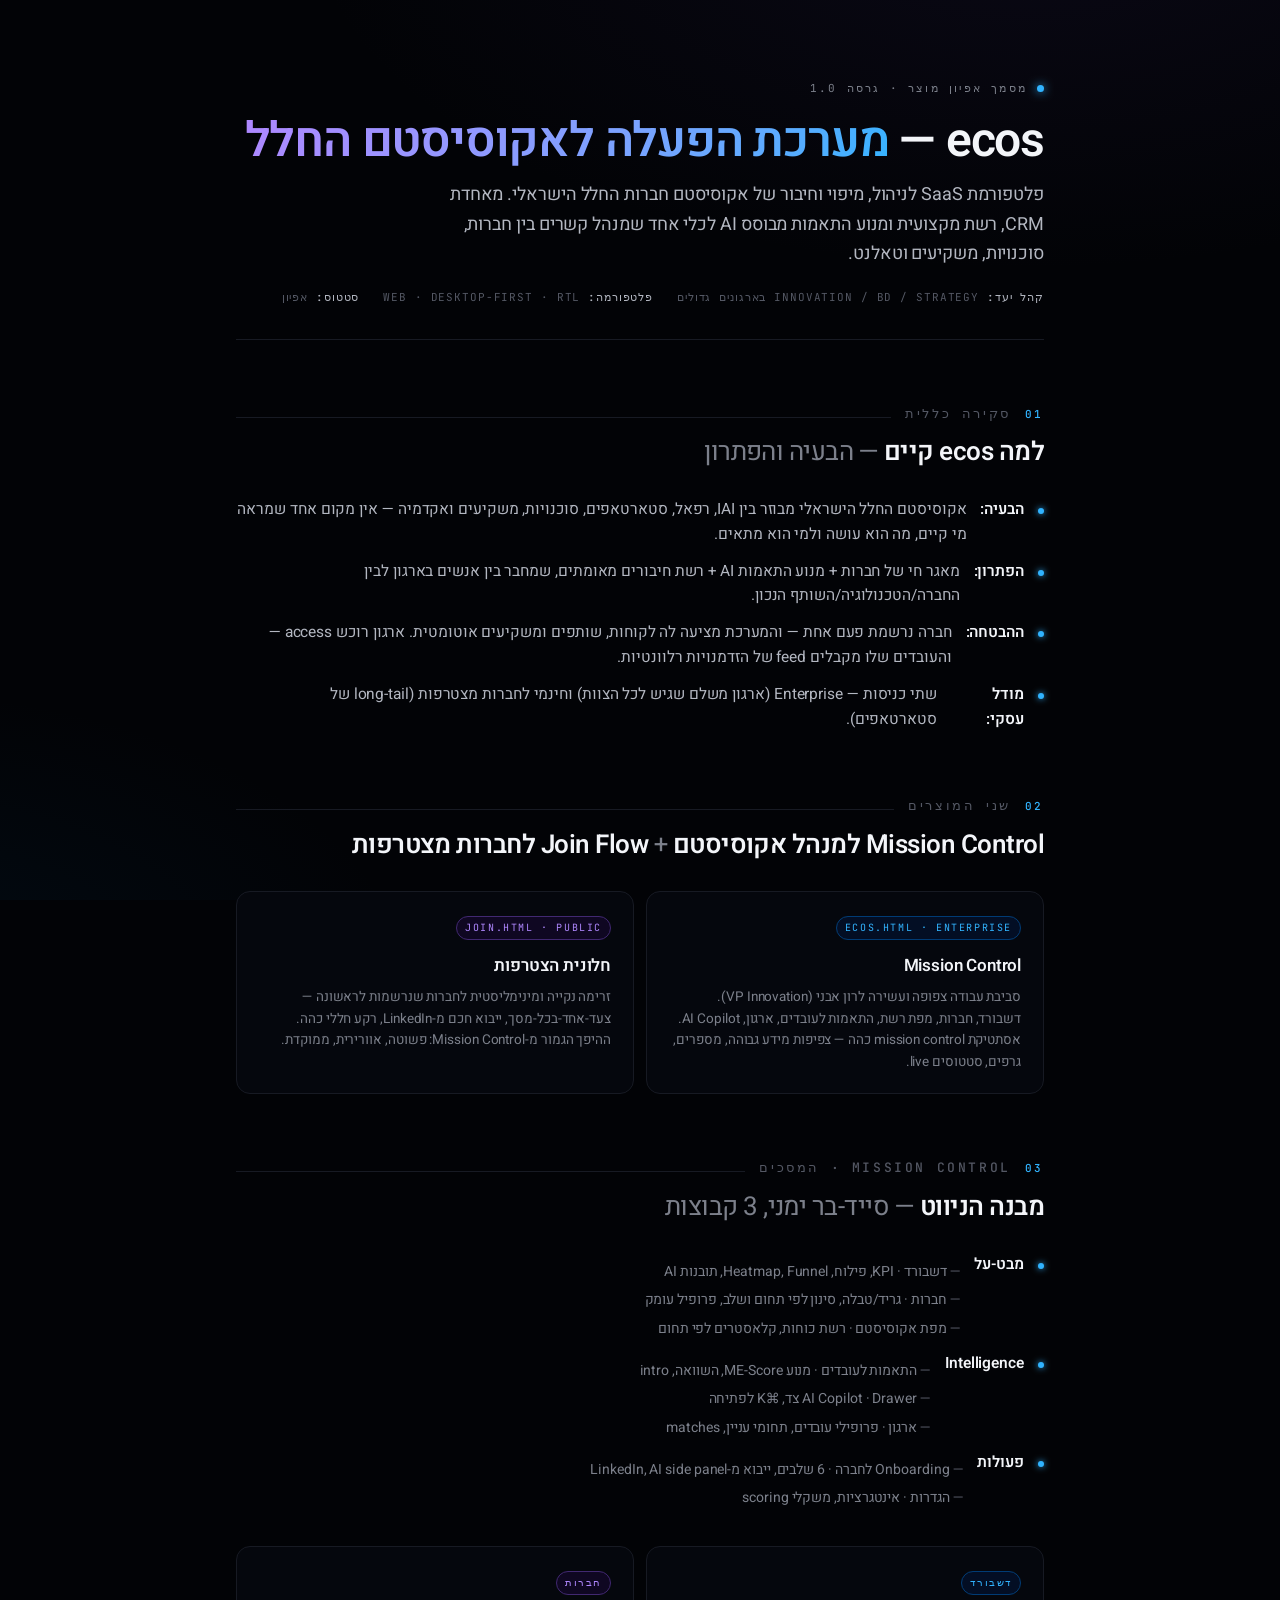
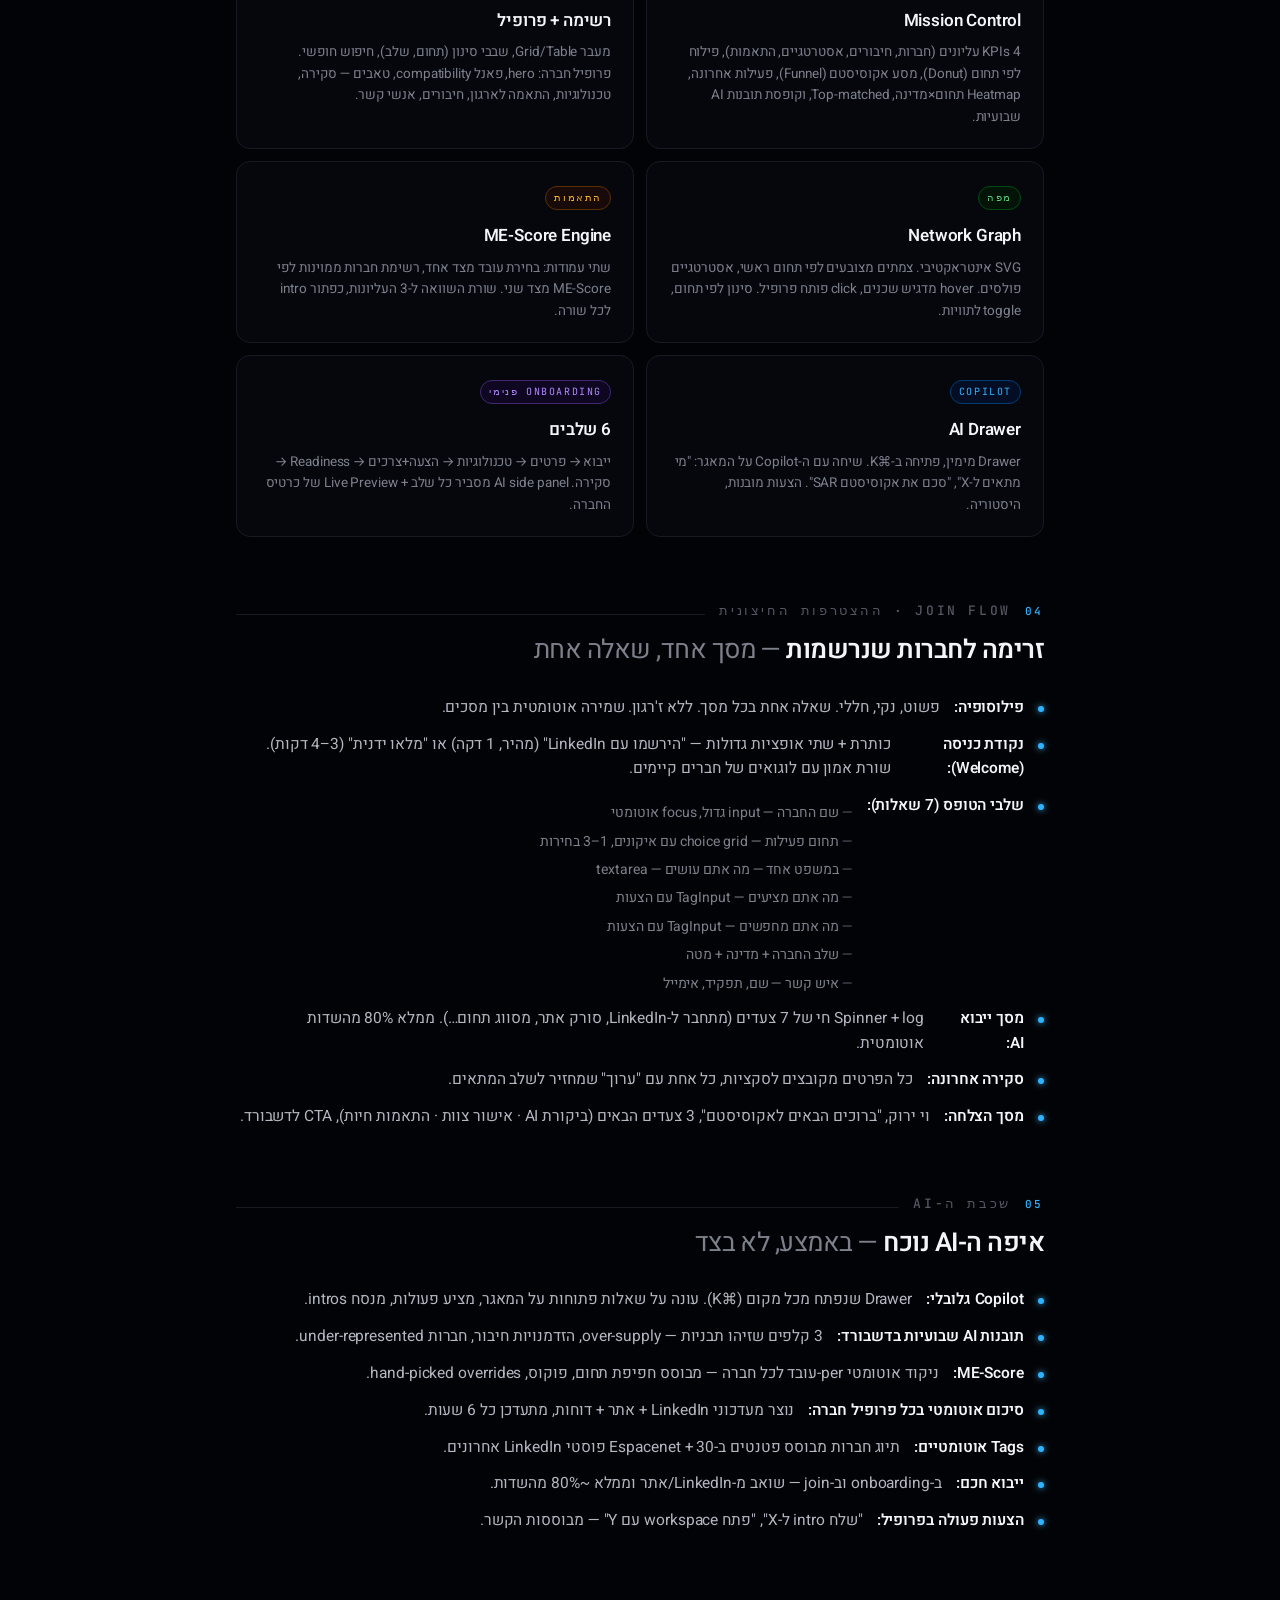
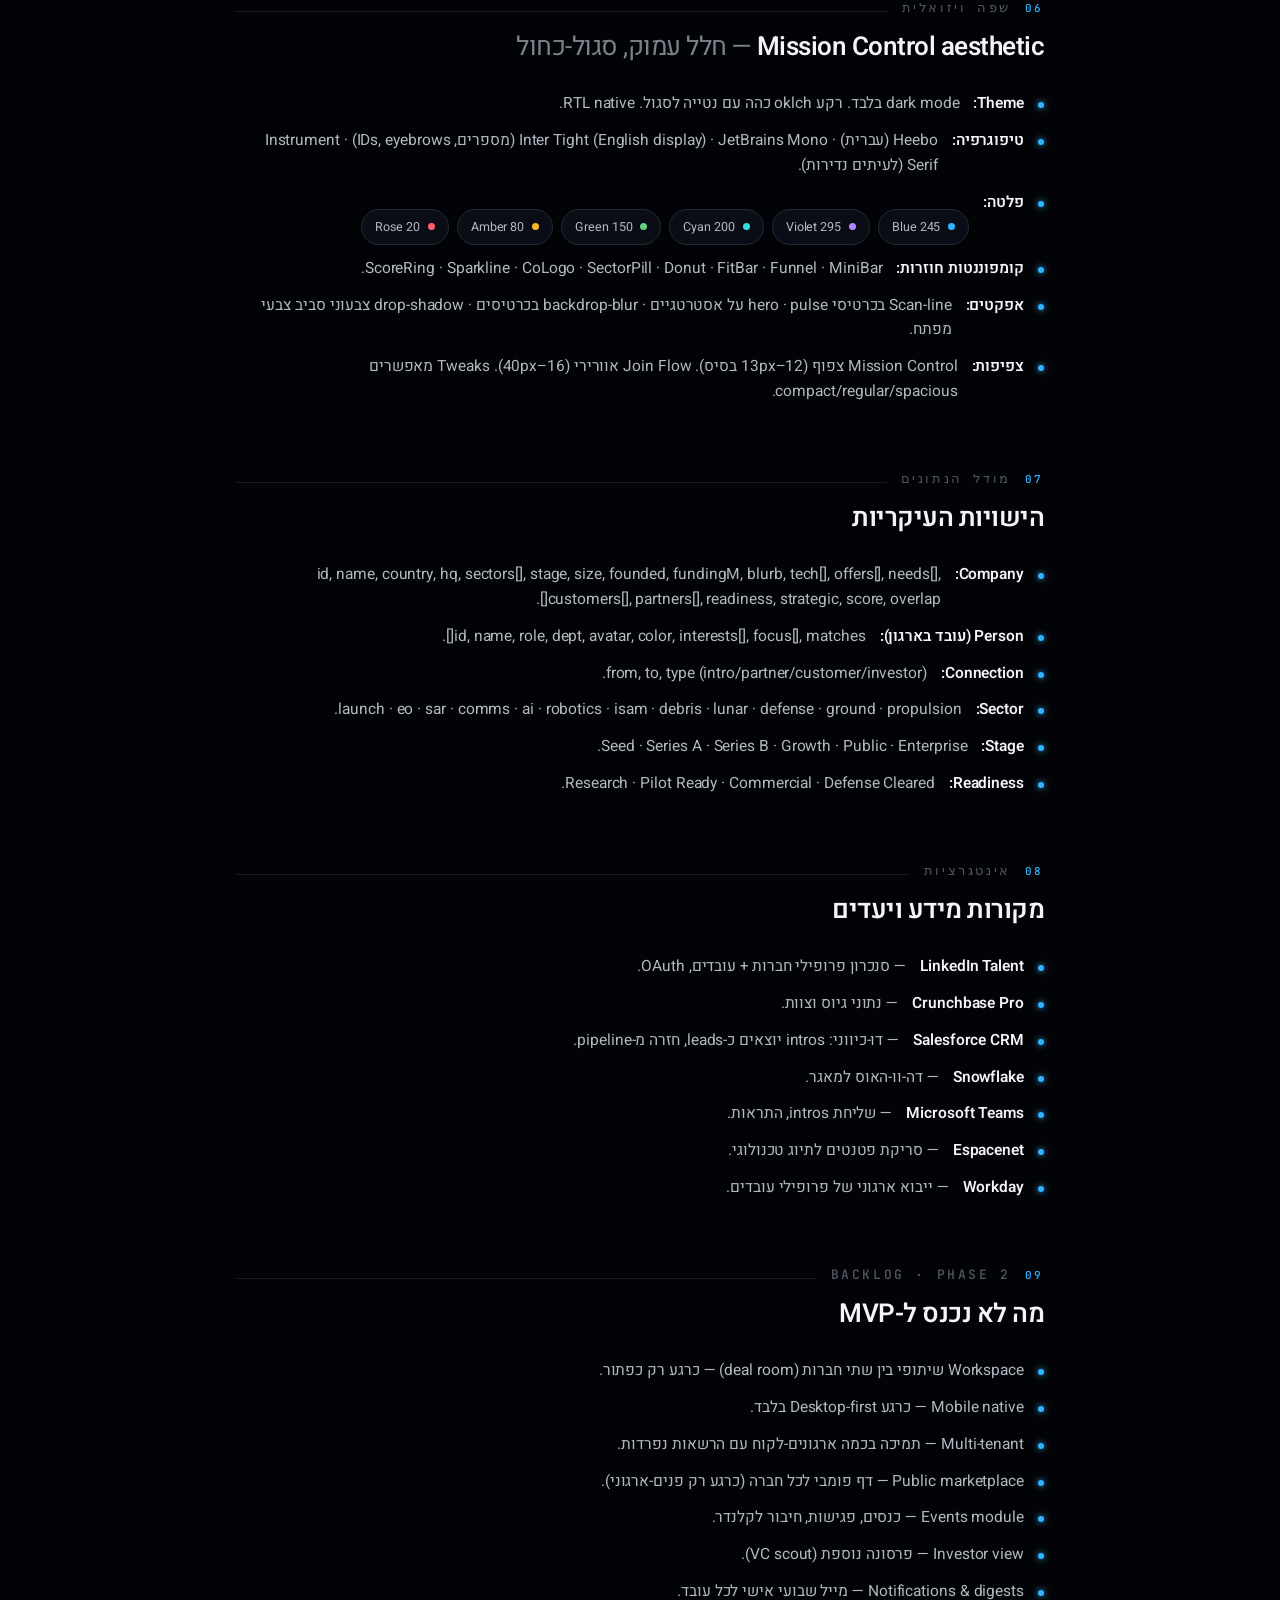
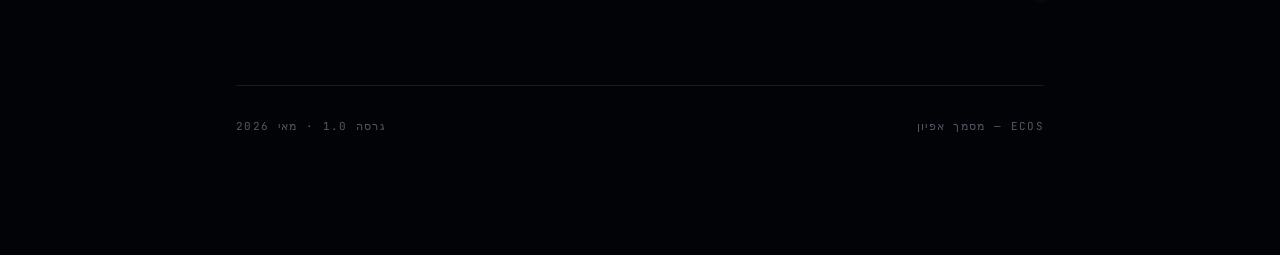
<file: spec.html>
<!doctype html>
<html lang="he" dir="rtl">
<head>
<meta charset="utf-8" />
<meta name="viewport" content="width=device-width, initial-scale=1" />
<title>ecos — מסמך אפיון</title>
<link rel="preconnect" href="https://fonts.googleapis.com">
<link rel="preconnect" href="https://fonts.gstatic.com" crossorigin>
<link href="https://fonts.googleapis.com/css2?family=Heebo:wght@300;400;500;600;700&family=Inter+Tight:wght@400;500;600;700&family=JetBrains+Mono:wght@400;500;600&display=swap" rel="stylesheet">
<style>
  :root {
    --bg-0: oklch(0.10 0.012 270);
    --bg-1: oklch(0.13 0.015 270);
    --bg-2: oklch(0.16 0.018 270);
    --bg-3: oklch(0.19 0.020 270);
    --line-1: oklch(0.22 0.018 270);
    --line-2: oklch(0.28 0.022 270);
    --text-1: oklch(0.97 0.006 270);
    --text-2: oklch(0.78 0.015 270);
    --text-3: oklch(0.60 0.018 270);
    --text-4: oklch(0.46 0.020 270);
    --blue:   oklch(0.74 0.17 245);
    --violet: oklch(0.72 0.19 295);
    --green:  oklch(0.78 0.16 150);
    --amber:  oklch(0.82 0.16 80);
    --rose:   oklch(0.70 0.20 20);
    --cyan:   oklch(0.82 0.13 200);
  }
  * { box-sizing: border-box; }
  html, body {
    margin: 0; background:
      radial-gradient(1200px 600px at 80% -10%, oklch(0.30 0.10 290 / 0.18), transparent 60%),
      radial-gradient(900px 500px at -10% 110%, oklch(0.32 0.10 240 / 0.16), transparent 60%),
      var(--bg-0);
    background-attachment: fixed;
    color: var(--text-1);
    font-family: "Heebo", "Inter Tight", system-ui, sans-serif;
    -webkit-font-smoothing: antialiased;
    letter-spacing: -0.005em;
    line-height: 1.6;
  }
  .mono { font-family: "JetBrains Mono", ui-monospace, monospace; letter-spacing: 0; }
  .wrap { max-width: 920px; margin: 0 auto; padding: 80px 56px 120px; }
  header { margin-bottom: 56px; padding-bottom: 32px; border-bottom: 1px solid var(--line-1); }
  .eyebrow {
    font-family: "JetBrains Mono", monospace;
    font-size: 11px; letter-spacing: 0.2em; text-transform: uppercase;
    color: var(--text-3);
    display: flex; align-items: center; gap: 10px;
    margin-bottom: 18px;
  }
  .eyebrow .dot {
    width: 7px; height: 7px; border-radius: 50%;
    background: var(--blue); box-shadow: 0 0 10px var(--blue);
  }
  h1 {
    font-size: 48px; font-weight: 600; letter-spacing: -0.025em;
    margin: 0 0 14px; line-height: 1.05;
  }
  h1 .accent {
    background: linear-gradient(120deg, var(--violet), var(--blue));
    -webkit-background-clip: text; background-clip: text; color: transparent;
  }
  .meta {
    display: flex; flex-wrap: wrap; gap: 24px;
    font-family: "JetBrains Mono", monospace;
    font-size: 11px; color: var(--text-4);
    letter-spacing: 0.08em; text-transform: uppercase;
    margin-top: 20px;
  }
  .meta span b { color: var(--text-2); font-weight: 500; }

  .lead {
    font-size: 18px; color: var(--text-2); line-height: 1.65;
    max-width: 62ch; text-wrap: pretty;
    margin: 0;
  }

  section { margin-top: 64px; }
  h2 {
    font-size: 13px; font-weight: 500;
    font-family: "JetBrains Mono", monospace;
    letter-spacing: 0.2em; text-transform: uppercase;
    color: var(--text-4);
    margin: 0 0 8px;
    display: flex; align-items: baseline; gap: 14px;
  }
  h2 .num {
    color: var(--blue);
    font-size: 11px;
  }
  h2 .line {
    flex: 1; height: 1px; background: var(--line-1);
  }
  h3 {
    font-size: 26px; font-weight: 600; letter-spacing: -0.02em;
    margin: 0 0 24px; color: var(--text-1);
    text-wrap: balance;
  }
  h3 .em {
    color: var(--text-3); font-weight: 400;
  }

  ul.bullets {
    list-style: none; padding: 0; margin: 0;
    display: flex; flex-direction: column; gap: 12px;
  }
  ul.bullets > li {
    display: flex; gap: 14px; align-items: flex-start;
    font-size: 15.5px; color: var(--text-2);
    line-height: 1.6;
  }
  ul.bullets > li::before {
    content: ""; flex: none;
    width: 6px; height: 6px; border-radius: 50%;
    background: var(--blue);
    margin-top: 10px;
    box-shadow: 0 0 6px var(--blue);
  }
  ul.bullets > li b {
    color: var(--text-1); font-weight: 600;
  }
  ul.bullets ul {
    list-style: none; padding: 8px 0 0; margin: 0;
    display: flex; flex-direction: column; gap: 6px;
  }
  ul.bullets ul li {
    font-size: 14px; color: var(--text-3);
    padding-inline-start: 14px;
    position: relative;
  }
  ul.bullets ul li::before {
    content: "—"; position: absolute;
    inset-inline-start: 0; color: var(--text-4);
  }

  .grid-cards {
    display: grid; grid-template-columns: 1fr 1fr; gap: 12px;
    margin-top: 20px;
  }
  .card {
    padding: 22px 22px 20px;
    background: var(--bg-1);
    border: 1px solid var(--line-1);
    border-radius: 14px;
  }
  .card .tag {
    display: inline-block;
    font-family: "JetBrains Mono", monospace;
    font-size: 10px; letter-spacing: 0.16em; text-transform: uppercase;
    color: var(--blue);
    padding: 3px 8px;
    background: oklch(0.22 0.10 250 / 0.4);
    border: 1px solid oklch(0.35 0.12 250);
    border-radius: 999px;
    margin-bottom: 12px;
  }
  .card.violet .tag { color: var(--violet); background: oklch(0.22 0.10 295 / 0.4); border-color: oklch(0.35 0.12 295); }
  .card.green .tag  { color: var(--green);  background: oklch(0.22 0.10 150 / 0.4); border-color: oklch(0.35 0.12 150); }
  .card.amber .tag  { color: var(--amber);  background: oklch(0.22 0.10 80 / 0.4);  border-color: oklch(0.35 0.12 80); }
  .card h4 {
    font-size: 17px; font-weight: 600; margin: 0 0 8px;
    color: var(--text-1); letter-spacing: -0.01em;
  }
  .card p {
    font-size: 13.5px; color: var(--text-3); line-height: 1.6;
    margin: 0;
  }

  .stack {
    display: flex; flex-wrap: wrap; gap: 8px; margin-top: 18px;
  }
  .chip {
    display: inline-flex; align-items: center; gap: 8px;
    padding: 7px 13px;
    background: var(--bg-2);
    border: 1px solid var(--line-2);
    border-radius: 999px;
    font-size: 12.5px;
    color: var(--text-2);
  }
  .chip .swatch {
    width: 7px; height: 7px; border-radius: 50%;
  }

  footer {
    margin-top: 80px; padding-top: 32px;
    border-top: 1px solid var(--line-1);
    font-family: "JetBrains Mono", monospace;
    font-size: 11px; letter-spacing: 0.12em; text-transform: uppercase;
    color: var(--text-4);
    display: flex; justify-content: space-between;
  }

  @media print {
    html, body { background: white; color: black; }
    h1, h2, h3, h4, .card h4, ul.bullets > li b { color: black; }
    .lead, ul.bullets > li, .card p, .chip { color: #333; }
    .card { background: #f8f8f8; border-color: #ddd; }
    ul.bullets > li::before { background: #555; box-shadow: none; }
    h2 .line { background: #ccc; }
    .wrap { padding: 30px; }
  }
</style>
</head>
<body>
<div class="wrap">

  <header>
    <div class="eyebrow"><span class="dot"></span> מסמך אפיון מוצר · גרסה 1.0</div>
    <h1>ecos — <span class="accent">מערכת הפעלה לאקוסיסטם החלל</span></h1>
    <p class="lead">
      פלטפורמת SaaS לניהול, מיפוי וחיבור של אקוסיסטם חברות החלל הישראלי.
      מאחדת CRM, רשת מקצועית ומנוע התאמות מבוסס AI לכלי אחד שמנהל קשרים בין חברות, סוכנויות, משקיעים וטאלנט.
    </p>
    <div class="meta">
      <span><b>קהל יעד:</b> Innovation / BD / Strategy בארגונים גדולים</span>
      <span><b>פלטפורמה:</b> Web · Desktop-first · RTL</span>
      <span><b>סטטוס:</b> אפיון</span>
    </div>
  </header>

  <!-- ───────────────────── 1. סקירה ───────────────────── -->
  <section>
    <h2><span class="num">01</span> <span>סקירה כללית</span><span class="line"></span></h2>
    <h3>למה ecos קיים<span class="em"> — הבעיה והפתרון</span></h3>
    <ul class="bullets">
      <li><b>הבעיה:</b> אקוסיסטם החלל הישראלי מבוזר בין IAI, רפאל, סטארטאפים, סוכנויות, משקיעים ואקדמיה — אין מקום אחד שמראה מי קיים, מה הוא עושה ולמי הוא מתאים.</li>
      <li><b>הפתרון:</b> מאגר חי של חברות + מנוע התאמות AI + רשת חיבורים מאומתים, שמחבר בין אנשים בארגון לבין החברה/הטכנולוגיה/השותף הנכון.</li>
      <li><b>ההבטחה:</b> חברה נרשמת פעם אחת — והמערכת מציעה לה לקוחות, שותפים ומשקיעים אוטומטית. ארגון רוכש access — והעובדים שלו מקבלים feed של הזדמנויות רלוונטיות.</li>
      <li><b>מודל עסקי:</b> שתי כניסות — Enterprise (ארגון משלם שגיש לכל הצוות) וחינמי לחברות מצטרפות (long-tail של סטארטאפים).</li>
    </ul>
  </section>

  <!-- ───────────────────── 2. שני המוצרים ───────────────────── -->
  <section>
    <h2><span class="num">02</span> <span>שני המוצרים</span><span class="line"></span></h2>
    <h3>Mission Control למנהל אקוסיסטם <span class="em">+</span> Join Flow לחברות מצטרפות</h3>
    <div class="grid-cards">
      <div class="card">
        <span class="tag">ecos.html · Enterprise</span>
        <h4>Mission Control</h4>
        <p>סביבת עבודה צפופה ועשירה לרון אבני (VP Innovation). דשבורד, חברות, מפת רשת, התאמות לעובדים, ארגון, AI Copilot. אסתטיקת mission control כהה — צפיפות מידע גבוהה, מספרים, גרפים, סטטוסים live.</p>
      </div>
      <div class="card violet">
        <span class="tag">join.html · Public</span>
        <h4>חלונית הצטרפות</h4>
        <p>זרימה נקייה ומינימליסטית לחברות שנרשמות לראשונה — צעד-אחד-בכל-מסך, ייבוא חכם מ-LinkedIn, רקע חללי כהה. ההיפך הגמור מ-Mission Control: פשוטה, אוורירית, ממוקדת.</p>
      </div>
    </div>
  </section>

  <!-- ───────────────────── 3. Mission Control ───────────────────── -->
  <section>
    <h2><span class="num">03</span> <span>Mission Control · המסכים</span><span class="line"></span></h2>
    <h3>מבנה הניווט<span class="em"> — סייד-בר ימני, 3 קבוצות</span></h3>
    <ul class="bullets">
      <li>
        <b>מבט-על</b>
        <ul>
          <li>דשבורד · KPI, פילוח, Heatmap, Funnel, תובנות AI</li>
          <li>חברות · גריד/טבלה, סינון לפי תחום ושלב, פרופיל עומק</li>
          <li>מפת אקוסיסטם · רשת כוחות, קלאסטרים לפי תחום</li>
        </ul>
      </li>
      <li>
        <b>Intelligence</b>
        <ul>
          <li>התאמות לעובדים · מנוע ME-Score, השוואה, intro</li>
          <li>AI Copilot · Drawer צד, ⌘K לפתיחה</li>
          <li>ארגון · פרופילי עובדים, תחומי עניין, matches</li>
        </ul>
      </li>
      <li>
        <b>פעולות</b>
        <ul>
          <li>Onboarding לחברה · 6 שלבים, ייבוא מ-LinkedIn, AI side panel</li>
          <li>הגדרות · אינטגרציות, משקלי scoring</li>
        </ul>
      </li>
    </ul>

    <div class="grid-cards" style="margin-top: 36px;">
      <div class="card">
        <span class="tag">דשבורד</span>
        <h4>Mission Control</h4>
        <p>4 KPIs עליונים (חברות, חיבורים, אסטרטגיים, התאמות), פילוח לפי תחום (Donut), מסע אקוסיסטם (Funnel), פעילות אחרונה, Heatmap תחום×מדינה, Top-matched, וקופסת תובנות AI שבועיות.</p>
      </div>
      <div class="card violet">
        <span class="tag">חברות</span>
        <h4>רשימה + פרופיל</h4>
        <p>מעבר Grid/Table, שבבי סינון (תחום, שלב), חיפוש חופשי. פרופיל חברה: hero, פאנל compatibility, טאבים — סקירה, טכנולוגיות, התאמה לארגון, חיבורים, אנשי קשר.</p>
      </div>
      <div class="card green">
        <span class="tag">מפה</span>
        <h4>Network Graph</h4>
        <p>SVG אינטראקטיבי. צמתים מצובעים לפי תחום ראשי, אסטרטגיים פולסים. hover מדגיש שכנים, click פותח פרופיל. סינון לפי תחום, toggle לתוויות.</p>
      </div>
      <div class="card amber">
        <span class="tag">התאמות</span>
        <h4>ME-Score Engine</h4>
        <p>שתי עמודות: בחירת עובד מצד אחד, רשימת חברות ממוינות לפי ME-Score מצד שני. שורת השוואה ל-3 העליונות, כפתור intro לכל שורה.</p>
      </div>
      <div class="card">
        <span class="tag">Copilot</span>
        <h4>AI Drawer</h4>
        <p>Drawer מימין, פתיחה ב-⌘K. שיחה עם ה-Copilot על המאגר: "מי מתאים ל-X", "סכם את אקוסיסטם SAR". הצעות מובנות, היסטוריה.</p>
      </div>
      <div class="card violet">
        <span class="tag">Onboarding פנימי</span>
        <h4>6 שלבים</h4>
        <p>ייבוא → פרטים → טכנולוגיות → הצעה+צרכים → Readiness → סקירה. AI side panel מסביר כל שלב + Live Preview של כרטיס החברה.</p>
      </div>
    </div>
  </section>

  <!-- ───────────────────── 4. Join Flow ───────────────────── -->
  <section>
    <h2><span class="num">04</span> <span>Join Flow · ההצטרפות החיצונית</span><span class="line"></span></h2>
    <h3>זרימה לחברות שנרשמות<span class="em"> — מסך אחד, שאלה אחת</span></h3>
    <ul class="bullets">
      <li><b>פילוסופיה:</b> פשוט, נקי, חללי. שאלה אחת בכל מסך. ללא ז'רגון. שמירה אוטומטית בין מסכים.</li>
      <li><b>נקודת כניסה (Welcome):</b> כותרת + שתי אופציות גדולות — "הירשמו עם LinkedIn" (מהיר, 1 דקה) או "מלאו ידנית" (3–4 דקות). שורת אמון עם לוגואים של חברים קיימים.</li>
      <li>
        <b>שלבי הטופס (7 שאלות):</b>
        <ul>
          <li>שם החברה — input גדול, focus אוטומטי</li>
          <li>תחום פעילות — choice grid עם איקונים, 1–3 בחירות</li>
          <li>במשפט אחד — מה אתם עושים — textarea</li>
          <li>מה אתם מציעים — TagInput עם הצעות</li>
          <li>מה אתם מחפשים — TagInput עם הצעות</li>
          <li>שלב החברה + מדינה + מטה</li>
          <li>איש קשר — שם, תפקיד, אימייל</li>
        </ul>
      </li>
      <li><b>מסך ייבוא AI:</b> Spinner + log חי של 7 צעדים (מתחבר ל-LinkedIn, סורק אתר, מסווג תחום…). ממלא 80% מהשדות אוטומטית.</li>
      <li><b>סקירה אחרונה:</b> כל הפרטים מקובצים לסקציות, כל אחת עם "ערוך" שמחזיר לשלב המתאים.</li>
      <li><b>מסך הצלחה:</b> וי ירוק, "ברוכים הבאים לאקוסיסטם", 3 צעדים הבאים (ביקורת AI · אישור צוות · התאמות חיות), CTA לדשבורד.</li>
    </ul>
  </section>

  <!-- ───────────────────── 5. AI ───────────────────── -->
  <section>
    <h2><span class="num">05</span> <span>שכבת ה-AI</span><span class="line"></span></h2>
    <h3>איפה ה-AI נוכח<span class="em"> — באמצע, לא בצד</span></h3>
    <ul class="bullets">
      <li><b>Copilot גלובלי:</b> Drawer שנפתח מכל מקום (⌘K). עונה על שאלות פתוחות על המאגר, מציע פעולות, מנסח intros.</li>
      <li><b>תובנות AI שבועיות בדשבורד:</b> 3 קלפים שזיהו תבניות — over-supply, הזדמנויות חיבור, חברות under-represented.</li>
      <li><b>ME-Score:</b> ניקוד אוטומטי per-עובד לכל חברה — מבוסס חפיפת תחום, פוקוס, hand-picked overrides.</li>
      <li><b>סיכום אוטומטי בכל פרופיל חברה:</b> נוצר מעדכוני LinkedIn + אתר + דוחות, מתעדכן כל 6 שעות.</li>
      <li><b>Tags אוטומטיים:</b> תיוג חברות מבוסס פטנטים ב-Espacenet + 30 פוסטי LinkedIn אחרונים.</li>
      <li><b>ייבוא חכם:</b> ב-onboarding וב-join — שואב מ-LinkedIn/אתר וממלא ~80% מהשדות.</li>
      <li><b>הצעות פעולה בפרופיל:</b> "שלח intro ל-X", "פתח workspace עם Y" — מבוססות הקשר.</li>
    </ul>
  </section>

  <!-- ───────────────────── 6. שפה ויזואלית ───────────────────── -->
  <section>
    <h2><span class="num">06</span> <span>שפה ויזואלית</span><span class="line"></span></h2>
    <h3>Mission Control aesthetic<span class="em"> — חלל עמוק, סגול-כחול</span></h3>
    <ul class="bullets">
      <li><b>Theme:</b> dark mode בלבד. רקע oklch כהה עם נטייה לסגול. RTL native.</li>
      <li><b>טיפוגרפיה:</b> Heebo (עברית) · Inter Tight (English display) · JetBrains Mono (מספרים, IDs, eyebrows) · Instrument Serif (לעיתים נדירות).</li>
      <li>
        <b>פלטה:</b>
        <div class="stack">
          <span class="chip"><span class="swatch" style="background: var(--blue)"></span> Blue 245</span>
          <span class="chip"><span class="swatch" style="background: var(--violet)"></span> Violet 295</span>
          <span class="chip"><span class="swatch" style="background: var(--cyan)"></span> Cyan 200</span>
          <span class="chip"><span class="swatch" style="background: var(--green)"></span> Green 150</span>
          <span class="chip"><span class="swatch" style="background: var(--amber)"></span> Amber 80</span>
          <span class="chip"><span class="swatch" style="background: var(--rose)"></span> Rose 20</span>
        </div>
      </li>
      <li><b>קומפוננטות חוזרות:</b> ScoreRing · Sparkline · CoLogo · SectorPill · Donut · FitBar · Funnel · MiniBar.</li>
      <li><b>אפקטים:</b> Scan-line בכרטיסי hero · pulse על אסטרטגיים · backdrop-blur בכרטיסים · drop-shadow צבעוני סביב צבעי מפתח.</li>
      <li><b>צפיפות:</b> Mission Control צפוף (12–13px בסיס). Join Flow אוורירי (16–40px). Tweaks מאפשרים compact/regular/spacious.</li>
    </ul>
  </section>

  <!-- ───────────────────── 7. נתונים ───────────────────── -->
  <section>
    <h2><span class="num">07</span> <span>מודל הנתונים</span><span class="line"></span></h2>
    <h3>הישויות העיקריות</h3>
    <ul class="bullets">
      <li><b>Company:</b> id, name, country, hq, sectors[], stage, size, founded, fundingM, blurb, tech[], offers[], needs[], customers[], partners[], readiness, strategic, score, overlap[].</li>
      <li><b>Person (עובד בארגון):</b> id, name, role, dept, avatar, color, interests[], focus[], matches[].</li>
      <li><b>Connection:</b> from, to, type (intro/partner/customer/investor).</li>
      <li><b>Sector:</b> launch · eo · sar · comms · ai · robotics · isam · debris · lunar · defense · ground · propulsion.</li>
      <li><b>Stage:</b> Seed · Series A · Series B · Growth · Public · Enterprise.</li>
      <li><b>Readiness:</b> Research · Pilot Ready · Commercial · Defense Cleared.</li>
    </ul>
  </section>

  <!-- ───────────────────── 8. אינטגרציות ───────────────────── -->
  <section>
    <h2><span class="num">08</span> <span>אינטגרציות</span><span class="line"></span></h2>
    <h3>מקורות מידע ויעדים</h3>
    <ul class="bullets">
      <li><b>LinkedIn Talent</b> — סנכרון פרופילי חברות + עובדים, OAuth.</li>
      <li><b>Crunchbase Pro</b> — נתוני גיוס וצוות.</li>
      <li><b>Salesforce CRM</b> — דו-כיווני: intros יוצאים כ-leads, חזרה מ-pipeline.</li>
      <li><b>Snowflake</b> — דה-וו-האוס למאגר.</li>
      <li><b>Microsoft Teams</b> — שליחת intros, התראות.</li>
      <li><b>Espacenet</b> — סריקת פטנטים לתיוג טכנולוגי.</li>
      <li><b>Workday</b> — ייבוא ארגוני של פרופילי עובדים.</li>
    </ul>
  </section>

  <!-- ───────────────────── 9. פיצ'רים עתידיים ───────────────────── -->
  <section>
    <h2><span class="num">09</span> <span>Backlog · Phase 2</span><span class="line"></span></h2>
    <h3>מה לא נכנס ל-MVP</h3>
    <ul class="bullets">
      <li>Workspace שיתופי בין שתי חברות (deal room) — כרגע רק כפתור.</li>
      <li>Mobile native — כרגע Desktop-first בלבד.</li>
      <li>Multi-tenant — תמיכה בכמה ארגונים-לקוח עם הרשאות נפרדות.</li>
      <li>Public marketplace — דף פומבי לכל חברה (כרגע רק פנים-ארגוני).</li>
      <li>Events module — כנסים, פגישות, חיבור לקלנדר.</li>
      <li>Investor view — פרסונה נוספת (VC scout).</li>
      <li>Notifications & digests — מייל שבועי אישי לכל עובד.</li>
    </ul>
  </section>

  <footer>
    <span>ecos — מסמך אפיון</span>
    <span>גרסה 1.0 · מאי 2026</span>
  </footer>

</div>
</body>
</html>
</file>
